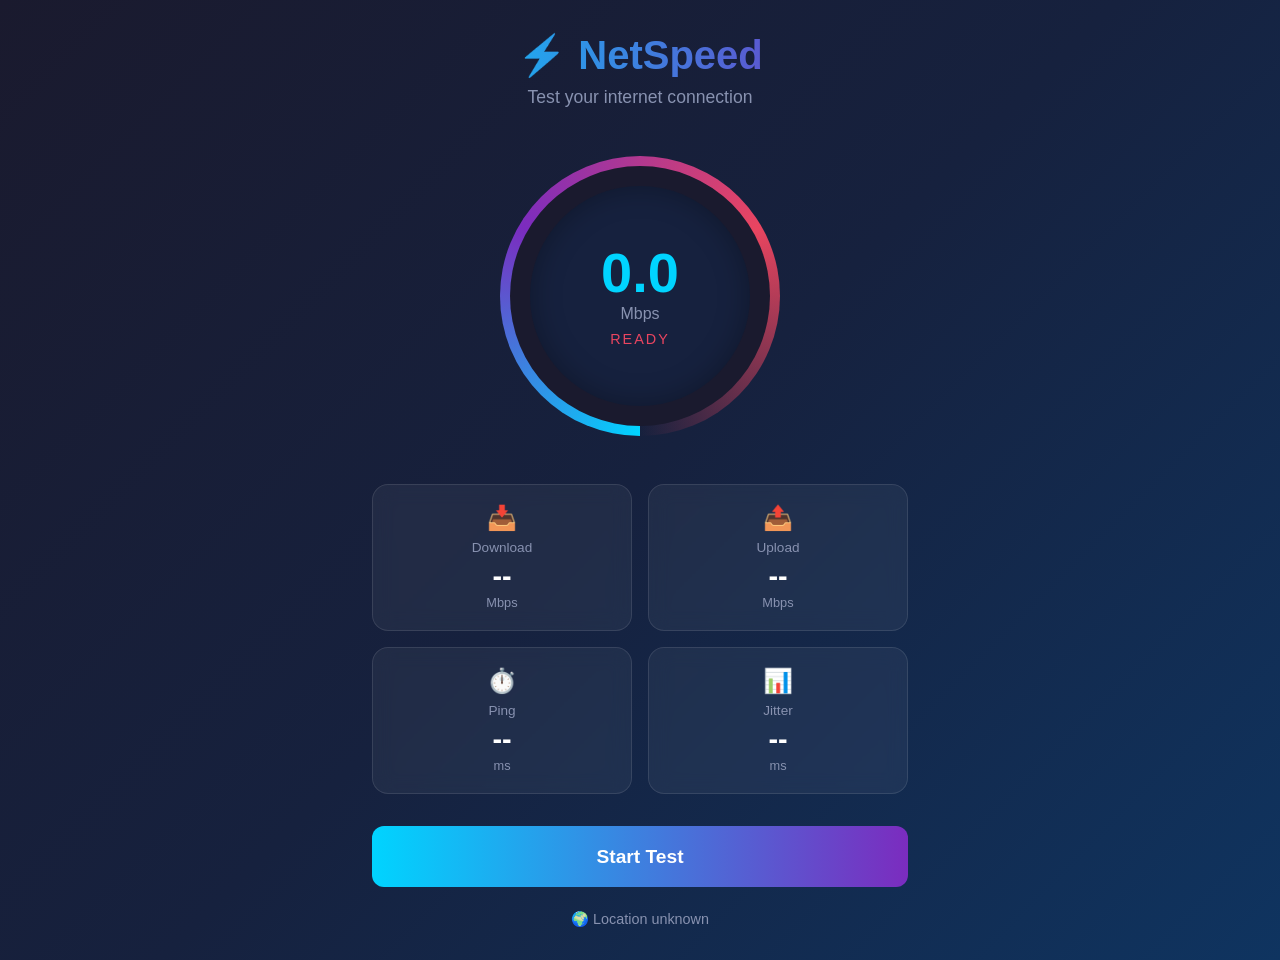
<file: index.html>
<!DOCTYPE html>
<html lang="en">
<head>
    <meta name="yandex-verification" content="7082dc0da8ff8882" />
    <meta charset="UTF-8">
    <meta name="viewport" content="width=device-width, initial-scale=1.0">
    <title>NetSpeed Test – Free Internet Speed Test (Download, Upload, Ping)</title>
    <meta name="description" content="Test your internet speed for free with NetSpeed. Instantly check download speed, upload speed, ping, and jitter — no signup, no ads, works on any device.">
    <meta name="keywords" content="internet speed test, network speed test, download speed, upload speed, ping test, free speed test">
    <meta name="author" content="David Ayomide">
    <link rel="canonical" href="https://d9118268-ai.github.io/netspeed-test/">

    <!-- Open Graph / social sharing -->
    <meta property="og:type" content="website">
    <meta property="og:title" content="NetSpeed Test – Free Internet Speed Test">
    <meta property="og:description" content="Check your download, upload, ping, and jitter instantly. Free, fast, and no signup required.">
    <meta property="og:url" content="https://d9118268-ai.github.io/netspeed-test/">
    <meta property="og:image" content="https://d9118268-ai.github.io/netspeed-test/favicon.png">

    <!-- Twitter card -->
    <meta name="twitter:card" content="summary">
    <meta name="twitter:title" content="NetSpeed Test – Free Internet Speed Test">
    <meta name="twitter:description" content="Check your download, upload, ping, and jitter instantly. Free, fast, and no signup required.">
    <meta name="twitter:image" content="https://d9118268-ai.github.io/netspeed-test/favicon.png">

    <link rel="icon" href="data:image/svg+xml,<svg xmlns=%22http://www.w3.org/2000/svg%22 viewBox=%220 0 100 100%22><text y=%22.9em%22 font-size=%2290%22>⚡</text></svg>">
    <link rel="stylesheet" href="style.css">
    <link rel="icon" type="image/png" href="favicon.png">
</head>
<body>
    <div class="container">
        <header>
            <h1>⚡ NetSpeed</h1>
            <p>Test your internet connection</p>
        </header>

        <div class="gauge-container">
            <div class="gauge">
                <div class="gauge-bg"></div>
                <div class="gauge-fill" id="gaugeFill"></div>
                <div class="gauge-center">
                    <span class="speed-value" id="speedValue">0.0</span>
                    <span class="speed-unit" id="speedUnit">Mbps</span>
                    <span class="test-label" id="testLabel">Ready</span>
                </div>
            </div>
        </div>

        <div class="results" id="results">
            <div class="result-card">
                <span class="result-icon">📥</span>
                <span class="result-label">Download</span>
                <span class="result-value" id="downloadResult">--</span>
                <span class="result-unit">Mbps</span>
            </div>
            <div class="result-card">
                <span class="result-icon">📤</span>
                <span class="result-label">Upload</span>
                <span class="result-value" id="uploadResult">--</span>
                <span class="result-unit">Mbps</span>
            </div>
            <div class="result-card">
                <span class="result-icon">⏱️</span>
                <span class="result-label">Ping</span>
                <span class="result-value" id="pingResult">--</span>
                <span class="result-unit">ms</span>
            </div>
            <div class="result-card">
                <span class="result-icon">📊</span>
                <span class="result-label">Jitter</span>
                <span class="result-value" id="jitterResult">--</span>
                <span class="result-unit">ms</span>
            </div>
        </div>

        <button class="start-btn" id="startBtn" onclick="startTest()">
            <span class="btn-text">Start Test</span>
            <div class="btn-loader" id="btnLoader"></div>
        </button>

        <div class="server-info">
            <span id="serverLocation">🌍 Detecting location...</span>
        </div>
    </div>

<script>
  document.getElementById("year").textContent = new Date().getFullYear();
</script>

    <script src="app.js"></script>
</body>
</html>
</file>
<file: style.css>
* {
    margin: 0;
    padding: 0;
    box-sizing: border-box;
}

body {
    font-family: -apple-system, BlinkMacSystemFont, 'Segoe UI', Roboto, sans-serif;
    background: linear-gradient(135deg, #1a1a2e 0%, #16213e 50%, #0f3460 100%);
    min-height: 100vh;
    color: #fff;
    display: flex;
    justify-content: center;
    align-items: center;
}

.container {
    width: 90%;
    max-width: 600px;
    padding: 2rem;
    text-align: center;
}

header h1 {
    font-size: 2.5rem;
    margin-bottom: 0.5rem;
    background: linear-gradient(90deg, #00d4ff, #7b2cbf);
    -webkit-background-clip: text;
    background-clip: text;
    -webkit-text-fill-color: transparent;
}

header p {
    color: #8892b0;
    font-size: 1.1rem;
}

.gauge-container {
    margin: 3rem 0;
    position: relative;
}

.gauge {
    width: 280px;
    height: 280px;
    margin: 0 auto;
    position: relative;
    border-radius: 50%;
    background: conic-gradient(
        from 180deg,
        #00d4ff 0deg,
        #7b2cbf 120deg,
        #e94560 240deg,
        transparent 360deg
    );
    padding: 10px;
}

.gauge-bg {
    position: absolute;
    inset: 10px;
    background: #1a1a2e;
    border-radius: 50%;
    z-index: 1;
}

.gauge-fill {
    position: absolute;
    inset: 20px;
    border-radius: 50%;
    background: conic-gradient(
        from 180deg,
        transparent 0deg,
        #00d4ff var(--fill, 0deg),
        transparent var(--fill, 0deg)
    );
    z-index: 2;
    transition: --fill 0.3s ease;
}

.gauge-center {
    position: absolute;
    inset: 30px;
    background: #16213e;
    border-radius: 50%;
    z-index: 3;
    display: flex;
    flex-direction: column;
    justify-content: center;
    align-items: center;
    box-shadow: inset 0 0 30px rgba(0,0,0,0.3);
}

.speed-value {
    font-size: 3.5rem;
    font-weight: 700;
    color: #00d4ff;
    line-height: 1;
}

.speed-unit {
    font-size: 1rem;
    color: #8892b0;
    margin-top: 0.3rem;
}

.test-label {
    font-size: 0.9rem;
    color: #e94560;
    margin-top: 0.5rem;
    text-transform: uppercase;
    letter-spacing: 2px;
}

.results {
    display: grid;
    grid-template-columns: repeat(2, 1fr);
    gap: 1rem;
    margin: 2rem 0;
}

.result-card {
    background: rgba(255,255,255,0.05);
    border: 1px solid rgba(255,255,255,0.1);
    border-radius: 16px;
    padding: 1.2rem;
    backdrop-filter: blur(10px);
    transition: transform 0.2s, border-color 0.2s;
}

.result-card:hover {
    transform: translateY(-3px);
    border-color: rgba(0,212,255,0.3);
}

.result-icon {
    font-size: 1.5rem;
    display: block;
    margin-bottom: 0.5rem;
}

.result-label {
    font-size: 0.85rem;
    color: #8892b0;
    display: block;
    margin-bottom: 0.3rem;
}

.result-value {
    font-size: 1.8rem;
    font-weight: 700;
    color: #fff;
    display: block;
}

.result-unit {
    font-size: 0.8rem;
    color: #8892b0;
}

.start-btn {
    width: 100%;
    padding: 1.2rem;
    font-size: 1.2rem;
    font-weight: 600;
    color: #fff;
    background: linear-gradient(90deg, #00d4ff, #7b2cbf);
    border: none;
    border-radius: 12px;
    cursor: pointer;
    position: relative;
    overflow: hidden;
    transition: transform 0.2s, box-shadow 0.2s;
}

.start-btn:hover:not(:disabled) {
    transform: translateY(-2px);
    box-shadow: 0 10px 30px rgba(0,212,255,0.3);
}

.start-btn:disabled {
    opacity: 0.7;
    cursor: not-allowed;
}

.btn-loader {
    display: none;
    width: 20px;
    height: 20px;
    border: 2px solid transparent;
    border-top-color: #fff;
    border-radius: 50%;
    animation: spin 0.8s linear infinite;
    position: absolute;
    right: 1.5rem;
    top: 50%;
    transform: translateY(-50%);
}

.btn-loader.active {
    display: block;
}

@keyframes spin {
    to { transform: translateY(-50%) rotate(360deg); }
}

.server-info {
    margin-top: 1.5rem;
    color: #8892b0;
    font-size: 0.9rem;
}

/* Responsive */
@media (max-width: 480px) {
    .gauge {
        width: 240px;
        height: 240px;
    }
    .speed-value {
        font-size: 2.8rem;
    }
    .results {
        grid-template-columns: 1fr;
    }
}
footer a {
  color: #4dabf7;
  text-decoration: underline;
}
</file>
